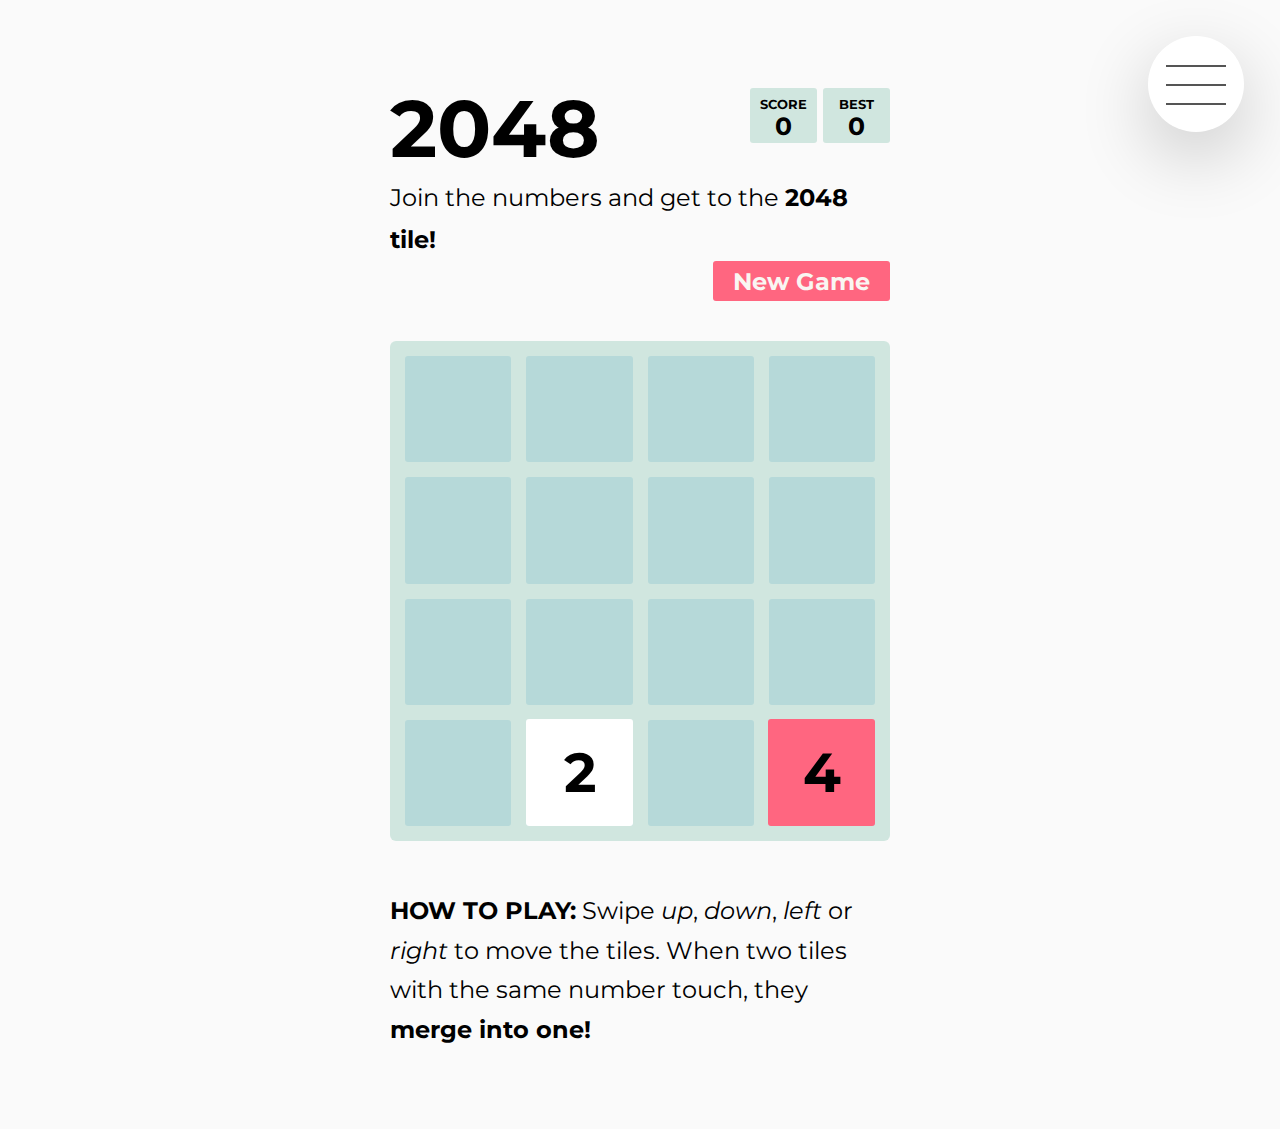
<file: index.html>
<!Doctype html>
<html>

<head>
    <title>2048</title>
    <link rel="stylesheet" type="text/css" href="style.css">
    <meta name="viewport" content="width=device-width, initial-scale=1.0, maximum-scale=1">
    <link rel="manifest" href="manifest.json">
</head>

<body>
    <div class="navigation">
        <input type="checkbox" class="navigation__checkbox" id="nav-toggle">
        <label for="nav-toggle" class="navigation__button">
            <span class="navigation__icon">&nbsp;</span>
        </label>
        <div class="navigation__background">&nbsp;</div>
        <nav class="navigation__nav" role="navigation">
            <ul class="navigation__list">
                <li class="navigation__item"><a href="index.html" class="navigation__link">Home</a> </li>
                <li class="navigation__item"> <a href="https://en.wikipedia.org/wiki/2048_(video_game)" class="navigation__link">About</a> </li>
                <li class="navigation__item"> <a href="form.html" class="navigation__link">Contact Us</a></li>
            </ul>
        </nav>
    </div>
    <div class="container" id="home">
        <div class="heading">
            <h1 class="title">2048</h1>
            <div class="scores-container">
                <div class="score-container">0</div>
                <div class="best-container">0</div>
            </div>
        </div>


        <div class="above-game">
            <p class="game-intro">Join the numbers and get to the <strong>2048 tile!</strong></p>
            <a class="restart-button">New Game</a>
        </div>

        <div class="game-container">
            <div class="game-message">
                <p></p>
                <div class="lower">
                    <a class="keep-playing-button">Keep going</a>
                    <a class="retry-button">Try again</a>
                </div>
            </div>

            <div class="grid-container">
                <div class="grid-row">
                    <div class="grid-cell"></div>
                    <div class="grid-cell"></div>
                    <div class="grid-cell"></div>
                    <div class="grid-cell"></div>
                </div>
                <div class="grid-row">
                    <div class="grid-cell"></div>
                    <div class="grid-cell"></div>
                    <div class="grid-cell"></div>
                    <div class="grid-cell"></div>
                </div>
                <div class="grid-row">
                    <div class="grid-cell"></div>
                    <div class="grid-cell"></div>
                    <div class="grid-cell"></div>
                    <div class="grid-cell"></div>
                </div>
                <div class="grid-row">
                    <div class="grid-cell"></div>
                    <div class="grid-cell"></div>
                    <div class="grid-cell"></div>
                    <div class="grid-cell"></div>
                </div>
            </div>

            <div class="tile-container">

            </div>
        </div>

        <p class="game-explanation">
            <strong class="important">How to play:</strong> Swipe <em>up</em>, <em>down</em>, <em>left</em> or <em>right</em> to move the tiles. When two tiles with the same number touch, they <strong>merge into one!</strong>
        </p>
    </div>
    <script src="register.js"></script>
    <script src="sw.js"></script>
    <script src="js/bind_polyfill.js"></script>
    <script src="js/classlist_polyfill.js"></script>
    <script src="js/animframe_polyfill.js"></script>
    <script src="js/keyboard_input_manager.js"></script>
    <script src="js/html_actuator.js"></script>
    <script src="js/grid.js"></script>
    <script src="js/tile.js"></script>
    <script src="js/local_storage_manager.js"></script>
    <script src="js/game_manager.js"></script>
    <script src="js/application.js"></script>
</body>

</html>
</file>
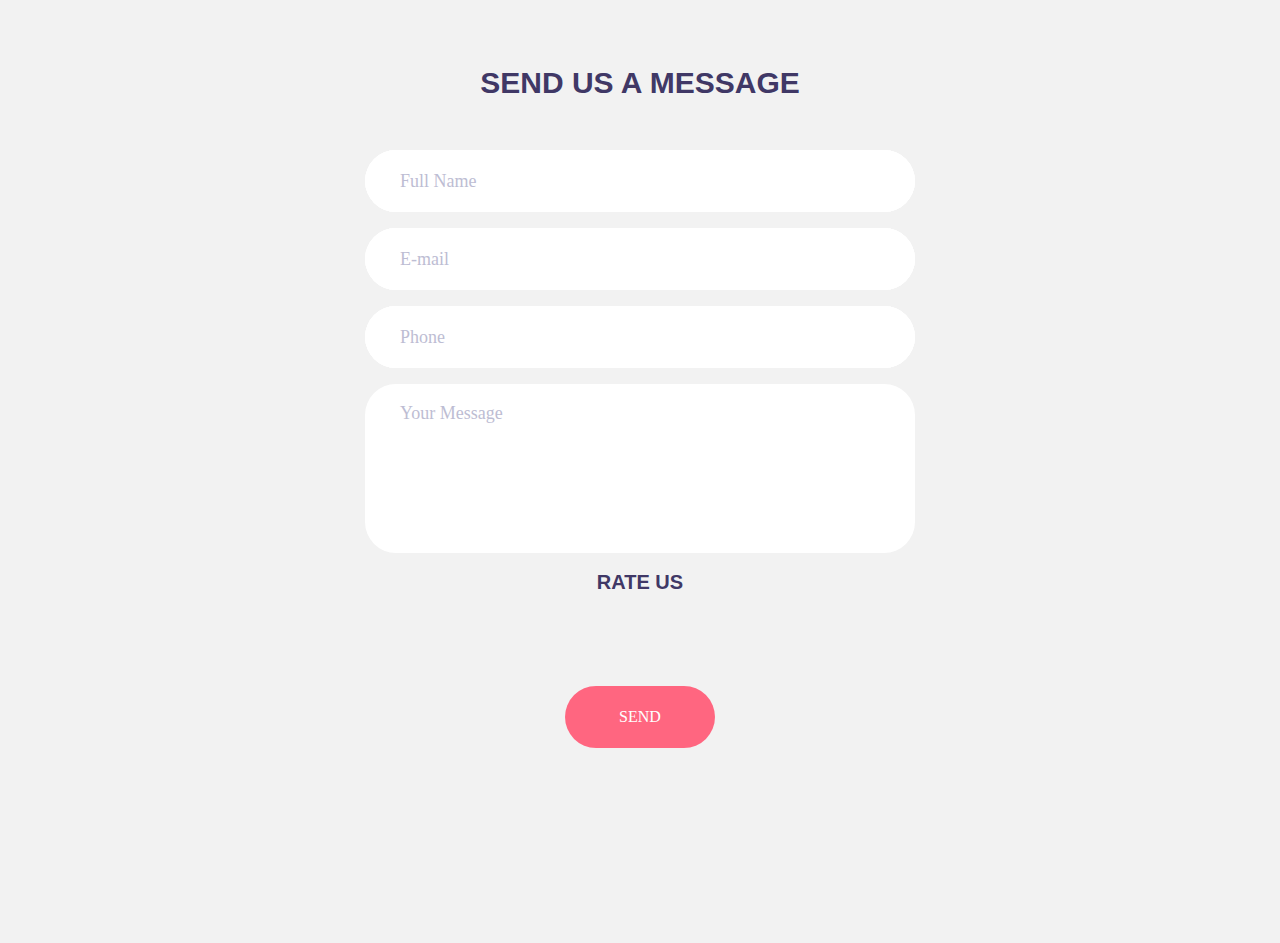
<file: form.html>
<!Doctype html>
<html>

<head>
    <title>Contact Us</title>
    <link rel="stylesheet" href="https://cdnjs.cloudflare.com/ajax/libs/font-awesome/4.7.0/css/font-awesome.min.css">
    <link rel="stylesheet" type="text/css" href="style1.css">
    <meta name="viewport" content="width=device-width, initial-scale=1.0">
</head>

<body>

    <div class="container">
        <div class="wrap">
            <form class="contact-forms validate-form" action="insert.php" method="post"   data-netlify="true">
                <span class="form-title">
                    Send Us A Message
                </span>
                <div class="wrap-input validate-input" data-validate="Please enter your name">
                    <input class="input100" type="text" name="name" placeholder="Full Name">
                    <span class="focus-input"></span>
                </div>
                <div class="wrap-input validate-input" data-validate="Please enter your email: e@a.x">
                    <input class="input100" type="text" name="email" placeholder="E-mail">
                    <span class="focus-input"></span>
                </div>

                <div class="wrap-input validate-input" data-validate="Please enter your phone">
                    <input class="input100" type="text" name="phone" placeholder="Phone">
                    <span class="focus-input"></span>
                </div>

                <div class="wrap-input100 validate-input" data-validate="Please enter your message">
                    <textarea class="input100" name="message" placeholder="Your Message"></textarea>
                    <span class="focus-input100"></span>
                </div>
                <br>
                <div class="form-title2">Rate us</div>
                <div class="stars">
                    <input class="star star-5" id="star-5" type="radio" name="star" value="5"/ checked>
                    <label class="star star-5" for="star-5"></label>
                    <input class="star star-4" id="star-4" type="radio" name="star" value="4"/>
                    <label class="star star-4" for="star-4"></label>
                    <input class="star star-3" id="star-3" type="radio" name="star" value="3" />
                    <label class="star star-3" for="star-3"></label>
                    <input class="star star-2" id="star-2" type="radio" name="star" value="2"/>
                    <label class="star star-2" for="star-2"></label>
                    <input class="star star-1" id="star-1" type="radio" name="star" value="1"/>
                    <label class="star star-1" for="star-1"></label>
                </div>

                <div class="container-form-btn">
                    <button class="form-btn">
                        <span><i class="fa fa-paper-plane-o m-r-6" aria-hidden="true"></i>
                            Send</span>
                    </button>
                </div>
            </form>
        </div>
    </div>
    <script src="jquery/jquery-3.2.1.min.js"></script>
    <script src="js/validation.js"></script>
</body>

</html>
</file>
<file: style.css>
@import url('https://fonts.googleapis.com/css?family=Montserrat');
html,body{
    margin: 0;
    padding: 0;
    background: #fafafa;
    font-family:'Montserrat', sans-serif;
    font-size: 24px;
}
body {
    margin: 80px 0;
}

.heading:after {
  content: "";
  display: block;
  clear: both; }

h1.title{
    text-align: center;
    font-size: 80px;
    font-weight: bold;
    margin: 0;
    display: block;
    float: left;
}

@-webkit-keyframes move-up {
  0% {
    top: 25px;
    opacity: 1; }

  100% {
    top: -50px;
    opacity: 0; } }
@-moz-keyframes move-up {
  0% {
    top: 25px;
    opacity: 1; }

  100% {
    top: -50px;
    opacity: 0; } }
@keyframes move-up {
  0% {
    top: 25px;
    opacity: 1; }

  100% {
    top: -50px;
    opacity: 0; } }

.navigation__checkbox {
  display: none;
}

.navigation__button {
  position: fixed;
  top: 1.5rem;
  right: 1.5rem;
  height: 4rem;
  width: 4rem;
  text-align: center;
  background-color: #fff;
  border-radius: 50%;
  z-index: 300;
  box-shadow: 0 1rem 3rem rgba(0,0,0,.2);
  cursor: pointer;
}

.navigation__background {
  position: fixed;
  top: 2rem;
  right: 2rem;
  height: 3rem;
  width: 3rem;
  border-radius: 50%;
  background: #293335;
  background-size: cover;
  background-position: 50%;
  z-index: 100;
  transition: all .8s cubic-bezier(.86,0,.07,1);
}

.navigation__nav {
  position: fixed;
  top: 0;
  left: 0;
  height: 80vh;
  opacity: 0;
  width: 0;
  visibility: hidden;
  z-index: 200;
  transition: all .8s cubic-bezier(.68,-.55,.265,1.55);
}

.navigation__list {
  position: absolute;
  top: 50%;
  left: 50%;
  transform: translate(-50%,-50%);
  text-align: center;
  width: 100%;
  list-style: none;
}

.navigation__item {
  margin: 1rem;
}

.navigation__link:link,.navigation__link:visited {
  display: inline-block;
  padding: 1rem 2rem;
  text-transform: uppercase;
  color: #91abaa;
  font-size: 2.4rem;
  text-decoration: none;
  transition: all .2s;
}

.navigation__link:link span,.navigation__link:visited span {
  margin-right: 1.5rem;
  display: inline-block;
}

.navigation__link:hover {
  color: #f4f4f4;
  transform: scale(1.1);
}

.navigation__checkbox:checked~.navigation__background {
  transform: scale(80);
}

.navigation__checkbox:checked~.navigation__nav {
  width: 100%;
  visibility: visible;
  opacity: 1;
}

.navigation__icon {
  position: relative;
  margin-top: 2rem;
}

.navigation__icon,.navigation__icon:after,.navigation__icon:before {
  display: inline-block;
  width: 2.5rem;
  height:2px;
  background-color: #555;
}

.navigation__icon:after,.navigation__icon:before {
  content: "";
  position: absolute;
  left: 0;
  transition: all .2s;
}

.navigation__icon:before {
  top: -.8rem;
}

.navigation__icon:after {
  top: .8rem;
}

.navigation__button:hover .navigation__icon:before {
  top: -.8rem;
}

.navigation__button:hover .navigation__icon:after {
  top: .8rem;
}

.navigation__checkbox:checked+.navigation__button .navigation__icon {
  background-color: transparent;
}

.navigation__checkbox:checked+.navigation__button .navigation__icon:before {
  top: 0;
  transform: rotate(135deg);
}

.navigation__checkbox:checked+.navigation__button .navigation__icon:after {
  top: 0;
  transform: rotate(-135deg);
}

@media (max-width:570px) {
  .navigation__button {
    top: 1rem;
    right: 1rem;
    height: 3rem;
    width: 3rem;
    border-radius: 50%
  }
  .navigation__background {
    top: 1.5rem;
    right: 1.2rem;
    height: 2rem;
    width: 2rem;
  }
  .navigation__link:link,.navigation__link:visited {
    font-size: 2.5rem;
  }
  .navigation__icon {
    margin-top:1.3rem;
  }
  .navigation__icon,.navigation__icon:after,.navigation__icon:before {
    width: 2rem;
   }
  .navigation__button:hover .navigation__icon:before {
    top: -.4rem;
   }

  .navigation__button:hover .navigation__icon:after {
  top: .4rem;
  }
  .navigation__icon:before {
  top: -.4rem;
}

.navigation__icon:after {
  top: .4rem;
}
}

@media (max-width:390px) {
  .navigation__button {
    top: 0.8rem;
    right: 0.3rem;
    height: 2.5rem;
    width: 2.5rem;
    border-radius: 50%
  }
  .navigation__background {
    top: 1.4rem;
    right: 0.5rem;
    height: 1rem;
    width: 1rem;
  }
  .navigation__link:link,.navigation__link:visited {
    font-size: 1.5rem;
  }
  .navigation__icon {
    line-height: 0.2rem;
  }
  .navigation__icon,.navigation__icon:after,.navigation__icon:before {
    width: 1.7rem;
   }
   .navigation__button:hover .navigation__icon:before {
    top: -.4rem;
   }

  .navigation__button:hover .navigation__icon:after {
  top: .4rem;
  }
  .navigation__icon:before {
  top: -.4rem;
}

.navigation__icon:after {
  top: .4rem;
}
   
}




.scores-container{
   float: right;
   text-align: right;
}

.score-container, .best-container{
   position: relative;
   display: inline-block;
   background:#d0e6df;
   padding: 15px 25px;
   font-size: 25px;
   height: 25px;
   line-height: 47px;
   font-weight: bold;
   border-radius: 3px;
   margin-top: 8px;
   text-align: center;
}

.score-container:after, .best-container:after {
    position: absolute;
    width: 100%;
    top: 10px;
    left: 0;
    text-transform: uppercase;
    font-size: 13px;
    line-height: 13px;
    text-align: center;
    color:black; }

  .score-container .score-addition, .best-container .score-addition {
    position: absolute;
    right: 30px;
    color: red;
    font-size: 25px;
    line-height: 25px;
    font-weight: bold;
    color:black;
    z-index: 100;
    -webkit-animation: move-up 600ms ease-in;
    -moz-animation: move-up 600ms ease-in;
    animation: move-up 600ms ease-in;
    -webkit-animation-fill-mode: both;
    -moz-animation-fill-mode: both;
    animation-fill-mode: both; 
    
}

.score-container:after {
  content: "Score"; }

.best-container:after {
  content: "Best"; }

p {
  margin-top: 0;
  margin-bottom: 10px;
  line-height: 1.65; }

a {
  color: #776e65;
  font-weight: bold;
  text-decoration: underline;
  cursor: pointer; }

strong.important {
  text-transform: uppercase; }

hr {
  border: none;
  border-bottom: 1px solid #d8d4d0;
  margin-top: 20px;
  margin-bottom: 30px; 
}

.container {
  width: 500px;
  margin: 0 auto; 
}

@-webkit-keyframes fade-in {
  0% {
    opacity: 0; }

  100% {
    opacity: 1; } }
@-moz-keyframes fade-in {
  0% {
    opacity: 0; }

  100% {
    opacity: 1; } }
@keyframes fade-in {
  0% {
    opacity: 0; }

  100% {
    opacity: 1; } }
@-webkit-keyframes slide-up {
  0% {
    margin-top: 32%; }

  100% {
    margin-top: 20%; } }
@-moz-keyframes slide-up {
  0% {
    margin-top: 32%; }

  100% {
    margin-top: 20%; } }
@keyframes slide-up {
  0% {
    margin-top: 32%; }
  100% {
    margin-top: 20%; } }


.game-container {
  margin-top: 40px;
  position: relative;
  padding: 15px;
  cursor: default;
  background:#d0e6df;
  border-radius: 6px;
  width: 500px;
  height: 500px;
  touch-action: none;
  box-sizing: border-box; 
  -webkit-touch-callout: none;
  -ms-touch-callout: none;
  -webkit-user-select: none;
  -moz-user-select: none;
  -ms-user-select: none;
  -ms-touch-action: none;
  -webkit-box-sizing: border-box;
  -moz-box-sizing: border-box;
}
  
.game-container .game-message {
    display: none;
    position: absolute;
    top: 0;
    right: 0;
    bottom: 0;
    left: 0;
    background: rgba(238, 228, 218, 0.5);
    z-index: 100;
    text-align: center;
    -webkit-animation: fade-in 800ms ease 1200ms;
    -moz-animation: fade-in 800ms ease 1200ms;
    animation: fade-in 800ms ease 1200ms;
    -webkit-animation-fill-mode: both;
    -moz-animation-fill-mode: both;
    animation-fill-mode: both;
     
}
.game-container .game-message p {
      font-size: 60px;
      font-weight: bold;
      height: 60px;
      line-height: 60px;
      margin-top: 222px; 
}
    
.game-container .game-message .lower {
      display: block;
      margin-top: 59px; 
}
    
.game-container .game-message a {
      display: inline-block;
      background:#d0e6d5;
      border-radius: 3px;
      padding: 0 20px;
      text-decoration: none;
      color:#000;
      height: 40px;
      line-height: 42px;
      margin-left: 9px; 
}
      
.game-container .game-message a.keep-playing-button {
        display: none; 
}
    
.game-container .game-message.game-won {
      background:#ff6680;
      color: #f9f6f2; 
}
.game-container .game-message.game-won a.keep-playing-button {
        display: inline-block; 
}
.game-container .game-message.game-won, .game-container .game-message.game-over {
      display: block; 
}

.grid-container {
  position: absolute;
  z-index: 1; }

.grid-row {
  margin-bottom: 15px; 
}
.grid-row:last-child {
    margin-bottom: 0; 
}
.grid-row:after {
    content: "";
    display: block;
    clear: both; 
}

.grid-cell {
  width: 106.25px;
  height: 106.25px;
  margin-right: 15px;
  float: left;
  border-radius: 3px;
  background: #b6d9d9 
}


.grid-cell:last-child {
    margin-right: 0; 
}

.tile-container {
  position: absolute;
  z-index: 2; }

.tile, .tile .tile-inner {
  width: 107px;
  height: 107px;
  line-height: 107px; }

.tile.tile-position-1-1 {
  -webkit-transform: translate(0px, 0px);
  -moz-transform: translate(0px, 0px);
  -ms-transform: translate(0px, 0px);
  transform: translate(0px, 0px); }
.tile.tile-position-1-2 {
  -webkit-transform: translate(0px, 121px);
  -moz-transform: translate(0px, 121px);
  -ms-transform: translate(0px, 121px);
  transform: translate(0px, 121px); }
.tile.tile-position-1-3 {
  -webkit-transform: translate(0px, 242px);
  -moz-transform: translate(0px, 242px);
  -ms-transform: translate(0px, 242px);
  transform: translate(0px, 242px); }
.tile.tile-position-1-4 {
  -webkit-transform: translate(0px, 363px);
  -moz-transform: translate(0px, 363px);
  -ms-transform: translate(0px, 363px);
  transform: translate(0px, 363px); }
.tile.tile-position-2-1 {
  -webkit-transform: translate(121px, 0px);
  -moz-transform: translate(121px, 0px);
  -ms-transform: translate(121px, 0px);
  transform: translate(121px, 0px); }
.tile.tile-position-2-2 {
  -webkit-transform: translate(121px, 121px);
  -moz-transform: translate(121px, 121px);
  -ms-transform: translate(121px, 121px);
  transform: translate(121px, 121px); }
.tile.tile-position-2-3 {
  -webkit-transform: translate(121px, 242px);
  -moz-transform: translate(121px, 242px);
  -ms-transform: translate(121px, 242px);
  transform: translate(121px, 242px); }
.tile.tile-position-2-4 {
  -webkit-transform: translate(121px, 363px);
  -moz-transform: translate(121px, 363px);
  -ms-transform: translate(121px, 363px);
  transform: translate(121px, 363px); }
.tile.tile-position-3-1 {
  -webkit-transform: translate(242px, 0px);
  -moz-transform: translate(242px, 0px);
  -ms-transform: translate(242px, 0px);
  transform: translate(242px, 0px); }
.tile.tile-position-3-2 {
  -webkit-transform: translate(242px, 121px);
  -moz-transform: translate(242px, 121px);
  -ms-transform: translate(242px, 121px);
  transform: translate(242px, 121px); }
.tile.tile-position-3-3 {
  -webkit-transform: translate(242px, 242px);
  -moz-transform: translate(242px, 242px);
  -ms-transform: translate(242px, 242px);
  transform: translate(242px, 242px); }
.tile.tile-position-3-4 {
  -webkit-transform: translate(242px, 363px);
  -moz-transform: translate(242px, 363px);
  -ms-transform: translate(242px, 363px);
  transform: translate(242px, 363px); }
.tile.tile-position-4-1 {
  -webkit-transform: translate(363px, 0px);
  -moz-transform: translate(363px, 0px);
  -ms-transform: translate(363px, 0px);
  transform: translate(363px, 0px); }
.tile.tile-position-4-2 {
  -webkit-transform: translate(363px, 121px);
  -moz-transform: translate(363px, 121px);
  -ms-transform: translate(363px, 121px);
  transform: translate(363px, 121px); }
.tile.tile-position-4-3 {
  -webkit-transform: translate(363px, 242px);
  -moz-transform: translate(363px, 242px);
  -ms-transform: translate(363px, 242px);
  transform: translate(363px, 242px); }
.tile.tile-position-4-4 {
  -webkit-transform: translate(363px, 363px);
  -moz-transform: translate(363px, 363px);
  -ms-transform: translate(363px, 363px);
  transform: translate(363px, 363px); }

.tile {
  position: absolute;
  -webkit-transition: 100ms ease-in-out;
  -moz-transition: 100ms ease-in-out;
  transition: 100ms ease-in-out;
  -webkit-transition-property: -webkit-transform;
  -moz-transition-property: -moz-transform;
  transition-property: transform; 
}

  .tile .tile-inner {
    border-radius: 3px;
    background: #eee4da;
    text-align: center;
    font-weight: bold;
    z-index: 10;
    font-size: 55px; }
  .tile.tile-2 .tile-inner {
    background: #ffffff;
    box-shadow: 0 0 30px 10px rgba(243, 215, 116, 0), inset 0 0 0 1px rgba(255, 255, 255, 0); }
  .tile.tile-4 .tile-inner {
    background: #FF6680;
    box-shadow: 0 0 30px 10px rgba(243, 215, 116, 0), inset 0 0 0 1px rgba(255, 255, 255, 0); }
  .tile.tile-8 .tile-inner {
    color: #f9f6f2;
    background: #66CCFF; }
  .tile.tile-16 .tile-inner {
    color: #f9f6f2;
    background: #f59563; }
  .tile.tile-32 .tile-inner {
    color: #f9f6f2;
    background: #FFCC66; }
  .tile.tile-64 .tile-inner {
    color: #f9f6f2;
    background: #f65e3b; }
  .tile.tile-128 .tile-inner {
    color: #f9f6f2;
    background: #FF002B;
    box-shadow: 0 0 30px 10px rgba(243, 215, 116, 0.2381), inset 0 0 0 1px rgba(255, 255, 255, 0.14286);
    font-size: 45px; }

@media screen and (max-width: 520px) {
      .tile.tile-128 .tile-inner {
        font-size: 25px; } }
  .tile.tile-256 .tile-inner {
    color: #f9f6f2;
    background: #edcc61;
    box-shadow: 0 0 30px 10px rgba(243, 215, 116, 0.31746), inset 0 0 0 1px rgba(255, 255, 255, 0.19048);
    font-size: 45px; }
    @media screen and (max-width: 520px) {
      .tile.tile-256 .tile-inner {
        font-size: 25px; } }
  .tile.tile-512 .tile-inner {
    color: #f9f6f2;
    background: #edc850;
    box-shadow: 0 0 30px 10px rgba(243, 215, 116, 0.39683), inset 0 0 0 1px rgba(255, 255, 255, 0.2381);
    font-size: 45px; }
    @media screen and (max-width: 520px) {
      .tile.tile-512 .tile-inner {
        font-size: 25px; } }
  .tile.tile-1024 .tile-inner {
    color: #f9f6f2;
    background: #00AAFF;
    box-shadow: 0 0 30px 10px rgba(243, 215, 116, 0.47619), inset 0 0 0 1px rgba(255, 255, 255, 0.28571);
    font-size: 35px; }
    @media screen and (max-width: 520px) {
      .tile.tile-1024 .tile-inner {
        font-size: 15px; } }
  .tile.tile-2048 .tile-inner {
    color: #f9f6f2;
    background: #edc22e;
    box-shadow: 0 0 30px 10px rgba(243, 215, 116, 0.55556), inset 0 0 0 1px rgba(255, 255, 255, 0.33333);
    font-size: 35px; }
    @media screen and (max-width: 520px) {
      .tile.tile-2048 .tile-inner {
        font-size: 15px; } }
  .tile.tile-super .tile-inner {
    color: #f9f6f2;
    background: #3c3a32;
    font-size: 30px; }
    @media screen and (max-width: 520px) {
      .tile.tile-super .tile-inner {
        font-size: 10px; } }

@-webkit-keyframes appear {
  0% {
    opacity: 0;
    -webkit-transform: scale(0);
    -moz-transform: scale(0);
    -ms-transform: scale(0);
    transform: scale(0); }

  100% {
    opacity: 1;
    -webkit-transform: scale(1);
    -moz-transform: scale(1);
    -ms-transform: scale(1);
    transform: scale(1); } }
@-moz-keyframes appear {
  0% {
    opacity: 0;
    -webkit-transform: scale(0);
    -moz-transform: scale(0);
    -ms-transform: scale(0);
    transform: scale(0); }

  100% {
    opacity: 1;
    -webkit-transform: scale(1);
    -moz-transform: scale(1);
    -ms-transform: scale(1);
    transform: scale(1); } }
@keyframes appear {
  0% {
    opacity: 0;
    -webkit-transform: scale(0);
    -moz-transform: scale(0);
    -ms-transform: scale(0);
    transform: scale(0); }

  100% {
    opacity: 1;
    -webkit-transform: scale(1);
    -moz-transform: scale(1);
    -ms-transform: scale(1);
    transform: scale(1); } }
.tile-new .tile-inner {
  -webkit-animation: appear 200ms ease 100ms;
  -moz-animation: appear 200ms ease 100ms;
  animation: appear 200ms ease 100ms;
  -webkit-animation-fill-mode: backwards;
  -moz-animation-fill-mode: backwards;
  animation-fill-mode: backwards; }

@-webkit-keyframes pop {
  0% {
    -webkit-transform: scale(0);
    -moz-transform: scale(0);
    -ms-transform: scale(0);
    transform: scale(0); }

  50% {
    -webkit-transform: scale(1.2);
    -moz-transform: scale(1.2);
    -ms-transform: scale(1.2);
    transform: scale(1.2); }

  100% {
    -webkit-transform: scale(1);
    -moz-transform: scale(1);
    -ms-transform: scale(1);
    transform: scale(1); } }
@-moz-keyframes pop {
  0% {
    -webkit-transform: scale(0);
    -moz-transform: scale(0);
    -ms-transform: scale(0);
    transform: scale(0); }

  50% {
    -webkit-transform: scale(1.2);
    -moz-transform: scale(1.2);
    -ms-transform: scale(1.2);
    transform: scale(1.2); }

  100% {
    -webkit-transform: scale(1);
    -moz-transform: scale(1);
    -ms-transform: scale(1);
    transform: scale(1); } }
@keyframes pop {
  0% {
    -webkit-transform: scale(0);
    -moz-transform: scale(0);
    -ms-transform: scale(0);
    transform: scale(0); }

  50% {
    -webkit-transform: scale(1.2);
    -moz-transform: scale(1.2);
    -ms-transform: scale(1.2);
    transform: scale(1.2); }

  100% {
    -webkit-transform: scale(1);
    -moz-transform: scale(1);
    -ms-transform: scale(1);
    transform: scale(1); } }

.tile-merged .tile-inner {
  z-index: 20;
  -webkit-animation: pop 200ms ease 100ms;
  -moz-animation: pop 200ms ease 100ms;
  animation: pop 200ms ease 100ms;
  -webkit-animation-fill-mode: backwards;
  -moz-animation-fill-mode: backwards;
  animation-fill-mode: backwards; }

.above-game:after {
  content: "";
  display: block;
  clear: both; 
}

.game-intro {
  float: left;
  line-height: 42px;
  margin-bottom: 0; 
}

.restart-button {
  display: inline-block;
  background:#ff6680;
  border-radius: 3px;
  padding: 0 20px;
  text-decoration: none;
  color: #f9f6f2;
  height: 40px;
  line-height: 42px;
  display: block;
  text-align: center;
  float: right; 
}

.game-explanation {
  margin-top: 50px; 
}


@media screen and (max-width: 520px) {
  html, body {
    font-size: 15px; }

  body {
    margin: 20px 0;
    padding: 0 20px; }

  h1.title {
    font-size: 27px;
    margin-top: 15px; }

  .container {
    width: 280px;
    margin: 0 auto; }

  .score-container, .best-container {
    margin-top: 0;
    padding: 15px 10px;
    min-width: 40px; }

  .heading {
    margin-bottom: 10px; }

  .game-intro {
    width: 55%;
    display: block;
    box-sizing: border-box;
    line-height: 1.65; }

  .restart-button {
    width: 42%;
    padding: 0;
    display: block;
    box-sizing: border-box;
    margin-top: 2px; }

  .game-container {
    margin-top: 17px;
    position: relative;
    padding: 10px;
    cursor: default;
    -webkit-touch-callout: none;
    -ms-touch-callout: none;
    -webkit-user-select: none;
    -moz-user-select: none;
    -ms-user-select: none;
    -ms-touch-action: none;
    touch-action: none;
    background:#d0e6d5;
    border-radius: 6px;
    width: 280px;
    height: 280px;
    -webkit-box-sizing: border-box;
    -moz-box-sizing: border-box;
    box-sizing: border-box; }
    .game-container .game-message {
      display: none;
      position: absolute;
      top: 0;
      right: 0;
      bottom: 0;
      left: 0;
      background: rgba(238, 228, 218, 0.5);
      z-index: 100;
      text-align: center;
      -webkit-animation: fade-in 800ms ease 1200ms;
      -moz-animation: fade-in 800ms ease 1200ms;
      animation: fade-in 800ms ease 1200ms;
      -webkit-animation-fill-mode: both;
      -moz-animation-fill-mode: both;
      animation-fill-mode: both; }
      .game-container .game-message p {
        font-size: 60px;
        font-weight: bold;
        height: 60px;
        line-height: 60px;
        margin-top: 222px; }
      .game-container .game-message .lower {
        display: block;
        margin-top: 59px; }
      .game-container .game-message a {
        display: inline-block;
        background:#d0e6d5;
        border-radius: 3px;
        padding: 0 20px;
        text-decoration: none;
        color: #f9f6f2;
        height: 40px;
        line-height: 42px;
        margin-left: 9px; }
        .game-container .game-message a.keep-playing-button {
          display: none; }
      .game-container .game-message.game-won {
        background:#ff6680;
        color: #f9f6f2; }
        .game-container .game-message.game-won a.keep-playing-button {
          display: inline-block; }
      .game-container .game-message.game-won, .game-container .game-message.game-over {
        display: block; }

  .grid-container {
    position: absolute;
    z-index: 1; }

  .grid-row {
    margin-bottom: 10px; }
    .grid-row:last-child {
      margin-bottom: 0; }
    .grid-row:after {
      content: "";
      display: block;
      clear: both; }

  .grid-cell {
    width: 57.5px;
    height: 57.5px;
    margin-right: 10px;
    float: left;
    border-radius: 3px;
    background:#b6d9d9 }
    .grid-cell:last-child {
      margin-right: 0; }

  .tile-container {
    position: absolute;
    z-index: 2; }

  .tile, .tile .tile-inner {
    width: 58px;
    height: 58px;
    line-height: 58px; }
  .tile.tile-position-1-1 {
    -webkit-transform: translate(0px, 0px);
    -moz-transform: translate(0px, 0px);
    -ms-transform: translate(0px, 0px);
    transform: translate(0px, 0px); }
  .tile.tile-position-1-2 {
    -webkit-transform: translate(0px, 67px);
    -moz-transform: translate(0px, 67px);
    -ms-transform: translate(0px, 67px);
    transform: translate(0px, 67px); }
  .tile.tile-position-1-3 {
    -webkit-transform: translate(0px, 135px);
    -moz-transform: translate(0px, 135px);
    -ms-transform: translate(0px, 135px);
    transform: translate(0px, 135px); }
  .tile.tile-position-1-4 {
    -webkit-transform: translate(0px, 202px);
    -moz-transform: translate(0px, 202px);
    -ms-transform: translate(0px, 202px);
    transform: translate(0px, 202px); }
  .tile.tile-position-2-1 {
    -webkit-transform: translate(67px, 0px);
    -moz-transform: translate(67px, 0px);
    -ms-transform: translate(67px, 0px);
    transform: translate(67px, 0px); }
  .tile.tile-position-2-2 {
    -webkit-transform: translate(67px, 67px);
    -moz-transform: translate(67px, 67px);
    -ms-transform: translate(67px, 67px);
    transform: translate(67px, 67px); }
  .tile.tile-position-2-3 {
    -webkit-transform: translate(67px, 135px);
    -moz-transform: translate(67px, 135px);
    -ms-transform: translate(67px, 135px);
    transform: translate(67px, 135px); }
  .tile.tile-position-2-4 {
    -webkit-transform: translate(67px, 202px);
    -moz-transform: translate(67px, 202px);
    -ms-transform: translate(67px, 202px);
    transform: translate(67px, 202px); }
  .tile.tile-position-3-1 {
    -webkit-transform: translate(135px, 0px);
    -moz-transform: translate(135px, 0px);
    -ms-transform: translate(135px, 0px);
    transform: translate(135px, 0px); }
  .tile.tile-position-3-2 {
    -webkit-transform: translate(135px, 67px);
    -moz-transform: translate(135px, 67px);
    -ms-transform: translate(135px, 67px);
    transform: translate(135px, 67px); }
  .tile.tile-position-3-3 {
    -webkit-transform: translate(135px, 135px);
    -moz-transform: translate(135px, 135px);
    -ms-transform: translate(135px, 135px);
    transform: translate(135px, 135px); }
  .tile.tile-position-3-4 {
    -webkit-transform: translate(135px, 202px);
    -moz-transform: translate(135px, 202px);
    -ms-transform: translate(135px, 202px);
    transform: translate(135px, 202px); }
  .tile.tile-position-4-1 {
    -webkit-transform: translate(202px, 0px);
    -moz-transform: translate(202px, 0px);
    -ms-transform: translate(202px, 0px);
    transform: translate(202px, 0px); }
  .tile.tile-position-4-2 {
    -webkit-transform: translate(202px, 67px);
    -moz-transform: translate(202px, 67px);
    -ms-transform: translate(202px, 67px);
    transform: translate(202px, 67px); }
  .tile.tile-position-4-3 {
    -webkit-transform: translate(202px, 135px);
    -moz-transform: translate(202px, 135px);
    -ms-transform: translate(202px, 135px);
    transform: translate(202px, 135px); }
  .tile.tile-position-4-4 {
    -webkit-transform: translate(202px, 202px);
    -moz-transform: translate(202px, 202px);
    -ms-transform: translate(202px, 202px);
    transform: translate(202px, 202px); }

  .tile .tile-inner {
    font-size: 35px; }

  .game-message p {
    font-size: 30px !important;
    height: 30px !important;
    line-height: 30px !important;
    margin-top: 90px !important; }
  .game-message .lower {
    margin-top: 30px !important; } }
</file>
<file: style1.css>
@import url('https://fonts.googleapis.com/css?family=Montserrat');


* {
	margin: 0px; 
	padding: 0px; 
	box-sizing: border-box;
}
html,body{
    height: 100%;
    font-family:'Montserrat', sans-serif;
}

input {
	outline: none;
	border:none;
}

input[type="number"] {
    -moz-appearance: textfield;
    appearance: none;
    -webkit-appearance: none;
}

input[type="number"]::-webkit-outer-spin-button,
input[type="number"]::-webkit-inner-spin-button {
    -webkit-appearance: none;
}

textarea {
  outline: none;
  border: none;
  resize: none;
}

textarea:focus, input:focus {
  border-color: transparent !important;
}

input::-webkit-input-placeholder { color: #bdbdd3;}
input:-moz-placeholder { color: #bdbdd3;}
input::-moz-placeholder { color: #bdbdd3;}
input:-ms-input-placeholder { color: #bdbdd3;}

textarea::-webkit-input-placeholder { color: #bdbdd3;}
textarea:-moz-placeholder { color: #bdbdd3;}
textarea::-moz-placeholder { color: #bdbdd3;}
textarea:-ms-input-placeholder { color: #bdbdd3;}

button {
	outline: none !important;
	border: none;
	background: transparent;
}

button:hover {
	cursor: pointer;
}

iframe {
	border: none !important;
}

.container{
  width: 100%;
  min-height: 100vh;
  display: -webkit-box;
  display: -webkit-flex;
  display: -moz-box;
  display: -ms-flexbox;
  display: flex;
  flex-wrap: wrap;
  justify-content: center;
  align-items: center;
  padding: 15px;
  position: relative;
  background-color: #f2f2f2;
  margin-right: auto;
  margin-left: auto;
  padding-right: 15px;
  padding-left: 15px;
}
.wrap{
  width: 550px;
  background: transparent;
  padding: 50px 0px 160px 0px;
}

.contact-form {
  width: 100%;
}
.form-title {
  font-family:'Montserrat', sans-serif;
  display: block;
  font-size: 30px;
  font-weight:1000;
  color: #403866;
  font-weight:bolder;
  line-height: 1.2;
  text-transform: uppercase;
  text-align: center;
  padding-bottom: 49px;
}

.wrap-input{
  width: 100%;
  background-color: #fff;
  border-radius: 31px;
  margin-bottom: 16px;
  position: relative;
  z-index: 1;
}

.input100 {
  position: relative;
  display: block;
  width: 100%;
  background: #fff;
  border-radius: 31px;
  font-family: Montserrat;
  font-size: 18px;
  color: #8f8fa1;
  line-height: 1.2;
}

input.input100 {
  height: 62px;
  padding: 0 35px 0 35px;
}


textarea.input100 {
  min-height: 169px;
  padding: 19px 35px 0 35px;
}

.focus-input{
  display: block;
  position: absolute;
  z-index: -1;
  width: 100%;
  height: 100%;
  top: 0;
  left: 50%;
  -webkit-transform: translateX(-50%);
  -moz-transform: translateX(-50%);
  -ms-transform: translateX(-50%);
  -o-transform: translateX(-50%);
  transform: translateX(-50%);
  border-radius: 31px;
  background-color: #fff;
  pointer-events: none;
  
  -webkit-transition: all 0.4s;
  -o-transition: all 0.4s;
  -moz-transition: all 0.4s;
  transition: all 0.4s;
}

.input100:focus + .focus-input{
  width: calc(100% + 20px);
}

.container-form-btn {
  display: -webkit-box;
  display: -webkit-flex;
  display: -moz-box;
  display: -ms-flexbox;
  display: flex;
  flex-wrap: wrap;
  justify-content: center;
  padding-top: 10px;
}

.form-btn {
  display: -webkit-box;
  display: -webkit-flex;
  display: -moz-box;
  display: -ms-flexbox;
  display: flex;
  justify-content: center;
  align-items: center;
  padding: 0 20px;
  margin: 20px;
  min-width: 150px;
  height: 62px;
  background-color: transparent;
  border-radius: 31px;

  font-family: Montserrat;
  font-size: 16px;
  color: #fff;
  line-height: 1.2;
  text-transform: uppercase;

  -webkit-transition: all 0.4s;
  -o-transition: all 0.4s;
  -moz-transition: all 0.4s;
  transition: all 0.4s;
  position: relative;
  z-index: 1;
    
}

.form-btn::before {
  content: "";
  display: block;
  position: absolute;
  z-index: -1;
  width: 100%;
  height: 100%;
  top: 0;
  left: 50%;
  -webkit-transform: translateX(-50%);
  -moz-transform: translateX(-50%);
  -ms-transform: translateX(-50%);
  -o-transform: translateX(-50%);
  transform: translateX(-50%);
  border-radius: 31px;
  background-color:#ff6680;
  pointer-events: none;
  
  -webkit-transition: all 0.4s;
  -o-transition: all 0.4s;
  -moz-transition: all 0.4s;
  transition: all 0.4s;
}

.form-btn:hover:before {
  background-color: #00fa66;
  width: calc(100% + 20px);
}

.validate-input {
  position: relative;
}

.alert-validate::before {
  content: attr(data-validate);
  position: absolute;
  z-index: 1000;
  max-width: 70%;
  background-color: #fff;
  border: 1px solid #c80000;
  border-radius: 14px;
  padding: 4px 25px 4px 10px;
  top: 50%;
  -webkit-transform: translateY(-50%);
  -moz-transform: translateY(-50%);
  -ms-transform: translateY(-50%);
  -o-transform: translateY(-50%);
  transform: translateY(-50%);
  right: 10px;
  pointer-events: none;

  font-family: Montserrat;
  color: #c80000;
  font-size: 13px;
  line-height: 1.4;
  text-align: left;

  visibility: hidden;
  opacity: 0;

  -webkit-transition: opacity 0.4s;
  -o-transition: opacity 0.4s;
  -moz-transition: opacity 0.4s;
  transition: opacity 0.4s;
}

.alert-validate::after {
  content: "\f06a";
  font-family: FontAwesome;
  display: block;
  position: absolute;
  z-index: 1100;
  color: #c80000;
  font-size: 16px;
  top: 50%;
  -webkit-transform: translateY(-50%);
  -moz-transform: translateY(-50%);
  -ms-transform: translateY(-50%);
  -o-transform: translateY(-50%);
  transform: translateY(-50%);
  right: 16px;
}

.alert-validate:hover:before {
  visibility: visible;
  opacity: 1;
}

@media (max-width: 992px) {
  .alert-validate::before {
    visibility: visible;
    opacity: 1;
  }
}

div.stars {
  display:flex;
  justify-content: center;
  align-items: center;
  flex-direction: row-reverse;
}

input.star { display: none; }

label.star {
  float:right;
  padding: 10px;
  font-size: 36px;
  color: #444;
  transition: all .2s;
}

input.star:checked ~ label.star:before {
  content: '\f005';
  color: #FD4;
  transition: all .25s;
}


label.star:before {
  content: '\f006';
  font-family: FontAwesome;
}

.form-title2{
  font-family:'Montserrat', sans-serif;
  display: block;
  font-size: 20px;
  font-weight:1000;
  color: #403866;
  font-weight:bolder;
  text-transform: uppercase;
  text-align: center;
}
</file>
